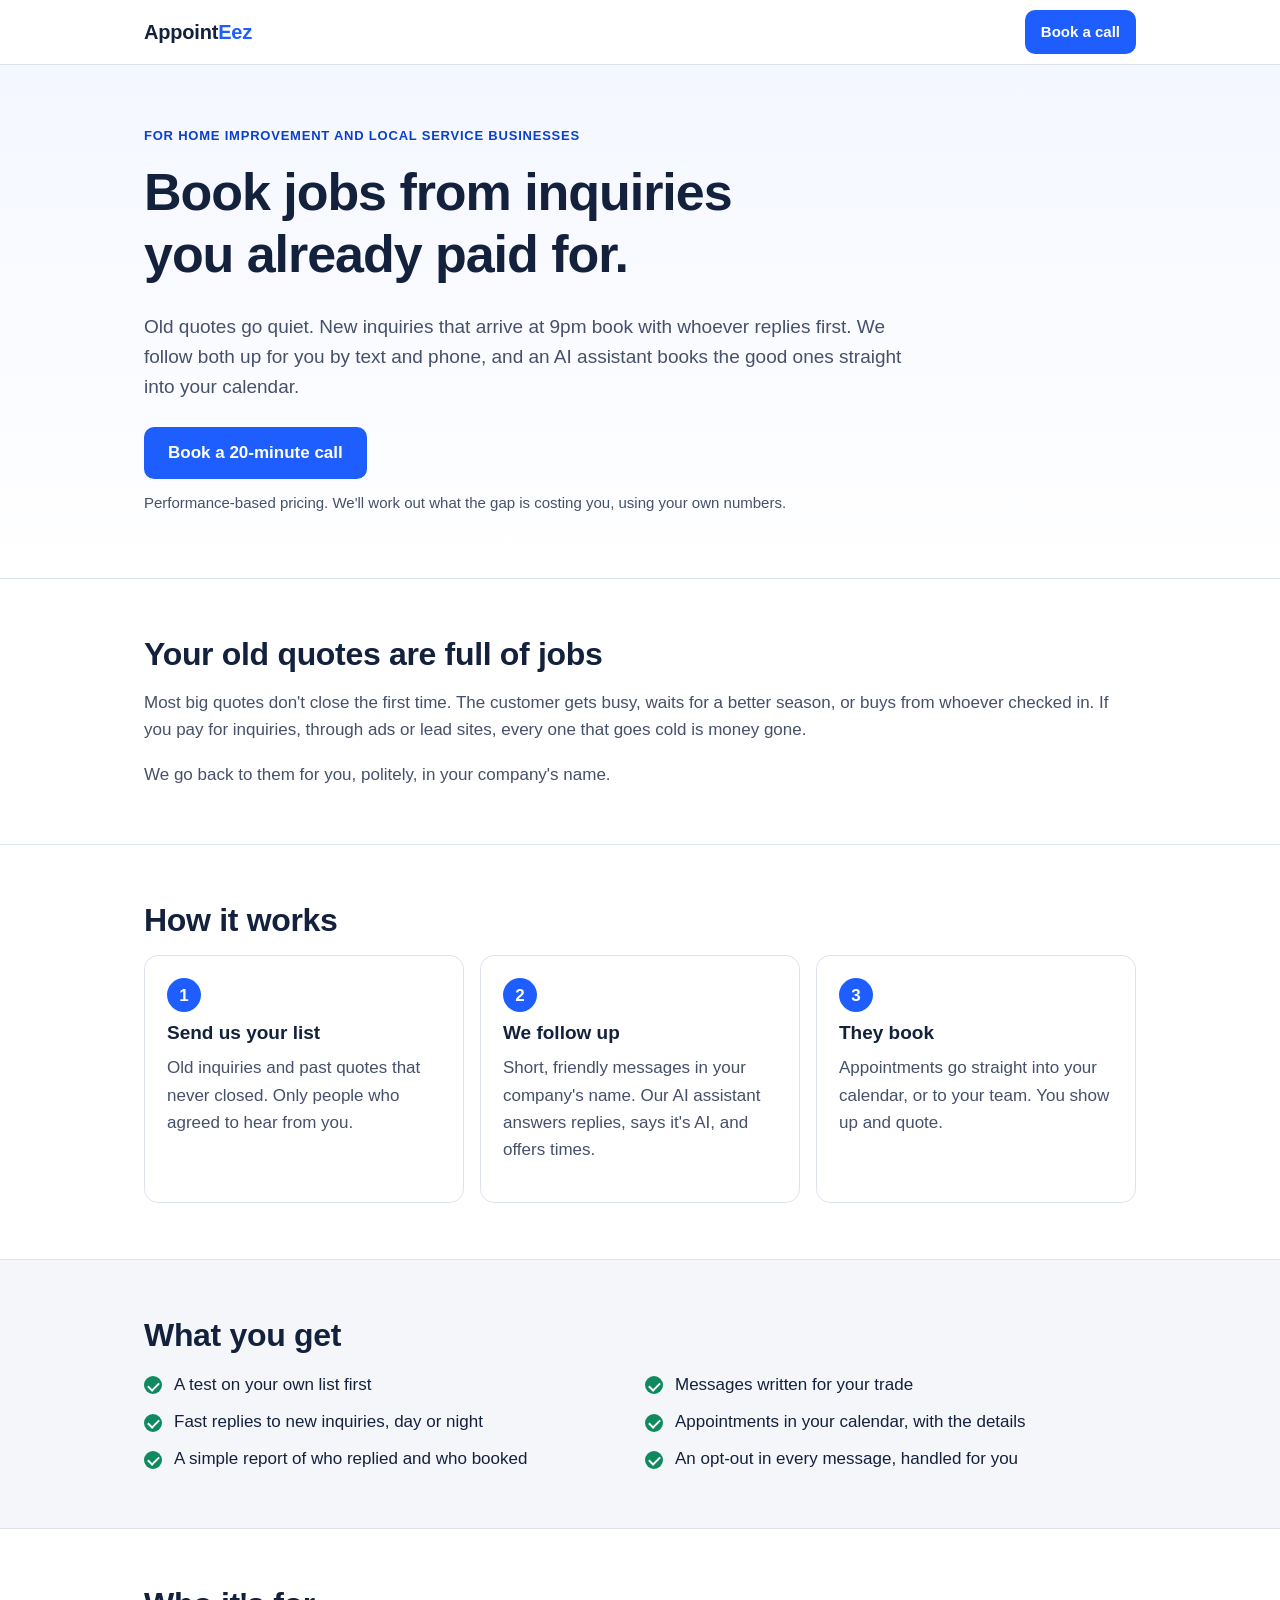
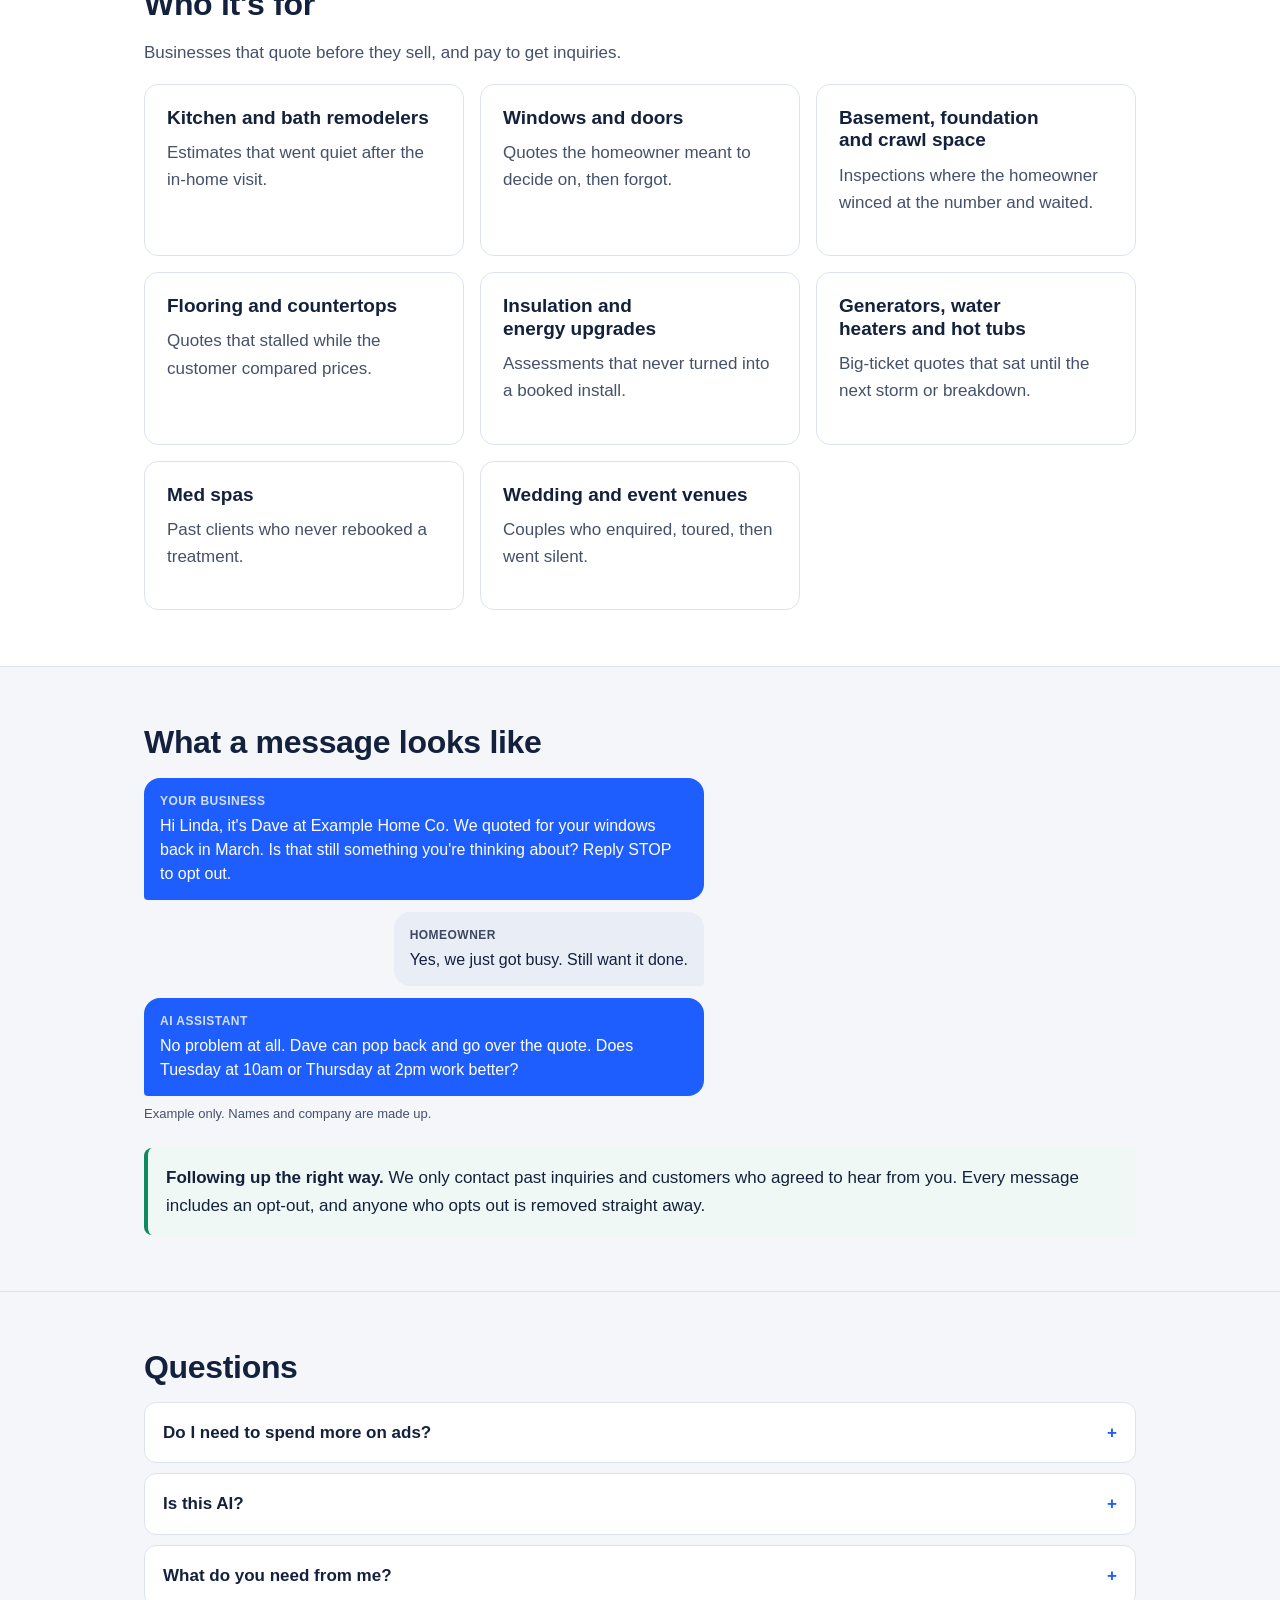
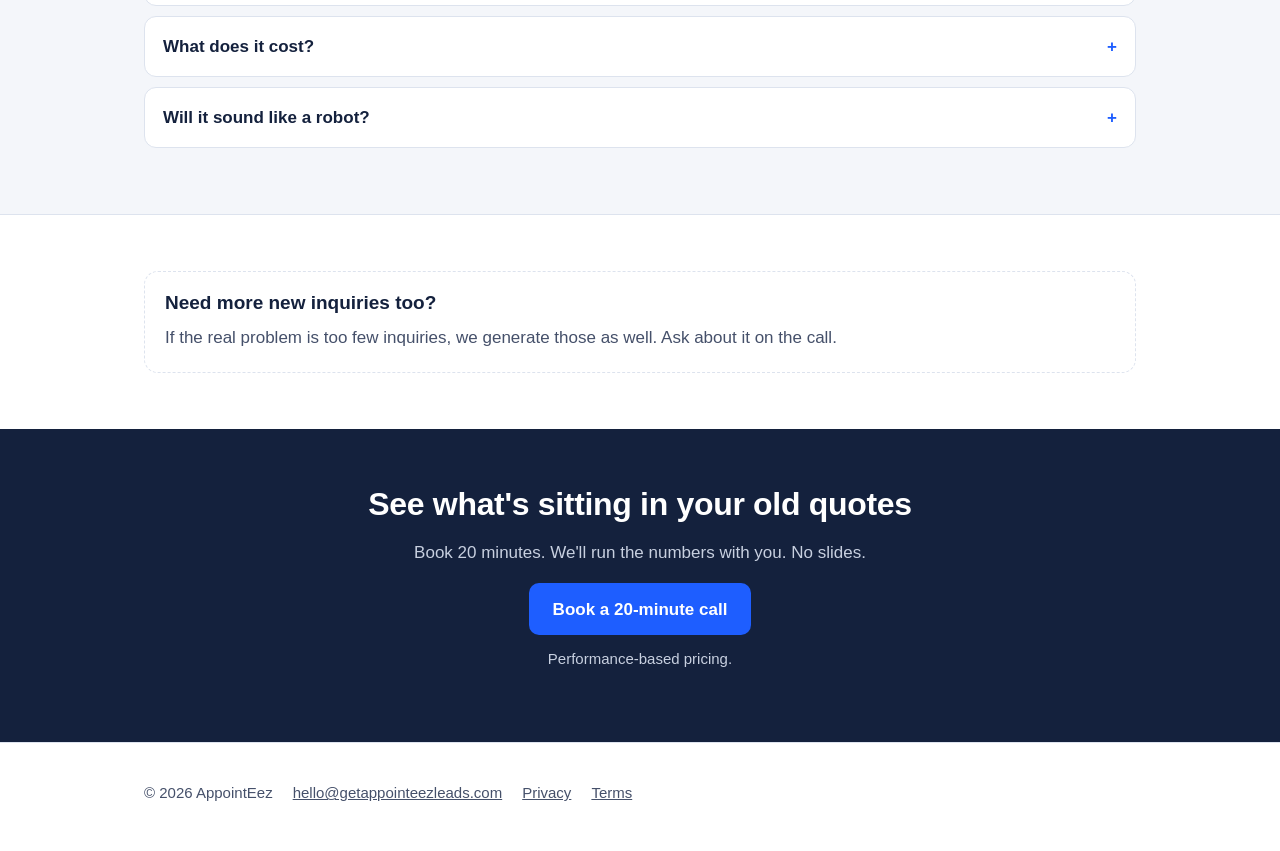
<file: index.html>
<!doctype html>
<html lang="en-US">
<head>
<meta charset="utf-8">
<meta name="viewport" content="width=device-width, initial-scale=1">
<title>AppointEez | Book jobs from inquiries you already paid for</title>
<meta name="description" content="We follow up your old quotes and missed inquiries by text and phone, and an AI assistant books the good ones into your calendar. Performance-based.">
<link rel="stylesheet" href="/styles.css">
</head>
<body>
<header class="top"><div class="wrap"><a class="brand" href="/">Appoint<span>Eez</span></a><a class="btn sm" href="https://api.leadconnectorhq.com/widget/bookings/appoint-eez">Book a call</a></div></header>
<section class="hero" style="border-top:0"><div class="wrap">
<span class="eyebrow">For home improvement and local service businesses</span>
<h1>Book jobs from inquiries you already paid for.</h1>
<p class="sub">Old quotes go quiet. New inquiries that arrive at 9pm book with whoever replies first. We follow both up for you by text and phone, and an AI assistant books the good ones straight into your calendar.</p>
<a class="btn" href="https://api.leadconnectorhq.com/widget/bookings/appoint-eez">Book a 20-minute call</a><p class="price-note">Performance-based pricing. We'll work out what the gap is costing you, using your own numbers.</p>
</div></section>
<section><div class="wrap">
<h2>Your old quotes are full of jobs</h2>
<p class="muted">Most big quotes don't close the first time. The customer gets busy, waits for a better season, or buys from whoever checked in. If you pay for inquiries, through ads or lead sites, every one that goes cold is money gone.</p>
<p class="muted" style="margin:0">We go back to them for you, politely, in your company's name.</p>
</div></section>
<section><div class="wrap">
<h2>How it works</h2>
<div class="grid3">
<div class="card"><div class="step-n">1</div><h3>Send us your list</h3><p class="muted">Old inquiries and past quotes that never closed. Only people who agreed to hear from you.</p></div>
<div class="card"><div class="step-n">2</div><h3>We follow up</h3><p class="muted">Short, friendly messages in your company's name. Our AI assistant answers replies, says it's AI, and offers times.</p></div>
<div class="card"><div class="step-n">3</div><h3>They book</h3><p class="muted">Appointments go straight into your calendar, or to your team. You show up and quote.</p></div>
</div></div></section>
<section class="soft"><div class="wrap">
<h2>What you get</h2>
<ul class="ticks two">
<li>A test on your own list first</li>
<li>Messages written for your trade</li>
<li>Fast replies to new inquiries, day or night</li>
<li>Appointments in your calendar, with the details</li>
<li>A simple report of who replied and who booked</li>
<li>An opt-out in every message, handled for you</li>
</ul></div></section>
<section><div class="wrap">
<h2>Who it's for</h2>
<p class="muted">Businesses that quote before they sell, and pay to get inquiries.</p>
<div class="grid3"><div class="card"><h3>Kitchen and bath remodelers</h3><p class="muted">Estimates that went quiet after the in-home visit.</p></div><div class="card"><h3>Windows and doors</h3><p class="muted">Quotes the homeowner meant to decide on, then forgot.</p></div><div class="card"><h3>Basement, foundation and crawl space</h3><p class="muted">Inspections where the homeowner winced at the number and waited.</p></div><div class="card"><h3>Flooring and countertops</h3><p class="muted">Quotes that stalled while the customer compared prices.</p></div><div class="card"><h3>Insulation and energy upgrades</h3><p class="muted">Assessments that never turned into a booked install.</p></div><div class="card"><h3>Generators, water heaters and hot tubs</h3><p class="muted">Big-ticket quotes that sat until the next storm or breakdown.</p></div><div class="card"><h3>Med spas</h3><p class="muted">Past clients who never rebooked a treatment.</p></div><div class="card"><h3>Wedding and event venues</h3><p class="muted">Couples who enquired, toured, then went silent.</p></div></div>
</div></section>
<section class="soft"><div class="wrap">
<h2>What a message looks like</h2>
<div class="msgs"><div class="bubble out"><div class="who" style="color:inherit;opacity:.8">Your business</div>Hi Linda, it's Dave at Example Home Co. We quoted for your windows back in March. Is that still something you're thinking about? Reply STOP to opt out.</div><div class="bubble in"><div class="who" style="color:inherit;opacity:.8">Homeowner</div>Yes, we just got busy. Still want it done.</div><div class="bubble ai"><div class="who" style="color:inherit;opacity:.8">AI assistant</div>No problem at all. Dave can pop back and go over the quote. Does Tuesday at 10am or Thursday at 2pm work better?</div></div><p class="label">Example only. Names and company are made up.</p>
<div style="margin-top:24px"><div class="compliance"><strong>Following up the right way.</strong> We only contact past inquiries and customers who agreed to hear from you. Every message includes an opt-out, and anyone who opts out is removed straight away.</div></div>
</div></section>
<section class="soft"><div class="wrap"><h2>Questions</h2><details><summary>Do I need to spend more on ads?</summary><p>No. We start with inquiries you already have.</p></details><details><summary>Is this AI?</summary><p>Yes. It works by text and phone and tells people it's an AI assistant. It replies, follows up and books the good ones in, or passes them to your team.</p></details><details><summary>What do you need from me?</summary><p>Your list of old inquiries and quotes, access to your calendar, and a quick call so the messages sound like your business.</p></details><details><summary>What does it cost?</summary><p>Performance-based pricing. We'll walk you through it on the call.</p></details><details><summary>Will it sound like a robot?</summary><p>No. Messages are short, plain and sent in your company's name.</p></details></div></section>
<section><div class="wrap"><div class="addon">
<h3>Need more new inquiries too?</h3>
<p class="muted" style="margin:0">If the real problem is too few inquiries, we generate those as well. Ask about it on the call.</p>
</div></div></section>
<section class="final"><div class="wrap"><h2>See what's sitting in your old quotes</h2><p style="color:#C8D0E0">Book 20 minutes. We'll run the numbers with you. No slides.</p><a class="btn" href="https://api.leadconnectorhq.com/widget/bookings/appoint-eez">Book a 20-minute call</a><p class="price-note">Performance-based pricing.</p></div></section>
<footer><div class="wrap"><span>&copy; 2026 AppointEez</span><a href="mailto:hello@getappointeezleads.com">hello@getappointeezleads.com</a><a href="/privacy/">Privacy</a><a href="/terms/">Terms</a></div></footer>
</body>
</html>
</file>
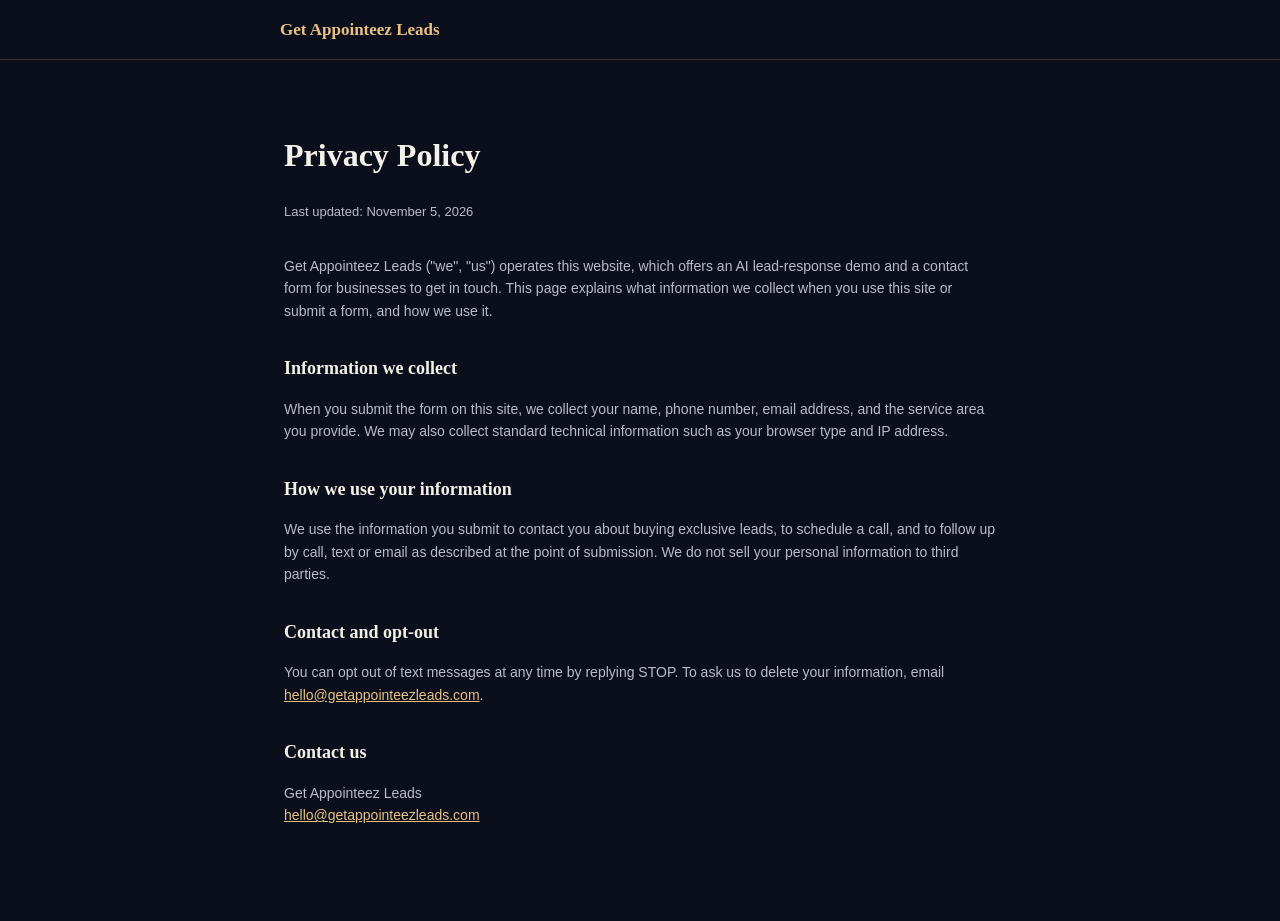
<file: privacy/index.html>
<!doctype html>
<html lang="en-US">
<head>
<meta charset="utf-8">
<meta name="viewport" content="width=device-width, initial-scale=1">
<title>Privacy Policy - Get Appointeez Leads</title>
<meta name="robots" content="noindex">
<style>
:root{
  --navy:#0B0E1B;--panel:#151A33;--gold:#D3A059;--gold-2:#E8C184;
  --ink:#F4F1EA;--ink-dim:#B9BBCC;--line:rgba(211,160,89,0.25);
}
*{box-sizing:border-box}
body{margin:0;background:var(--navy);color:var(--ink);font-family:-apple-system,BlinkMacSystemFont,"Segoe UI",Helvetica,Arial,sans-serif;line-height:1.6}
h1,h2{font-family:Georgia,"Times New Roman",serif;font-weight:700;color:var(--ink)}
a{color:var(--gold-2)}
.wrap{max-width:760px;margin:0 auto;padding:48px 20px 80px}
header{border-bottom:1px solid var(--line);padding:16px 0}
header .wrap{padding:0 20px;display:flex;justify-content:space-between;align-items:center}
.brand{font-family:Georgia,serif;font-weight:700;font-size:17px;color:var(--gold-2);text-decoration:none}
p{color:var(--ink-dim);font-size:14px}
h2{font-size:18px;margin-top:32px}
.updated{color:var(--ink-dim);font-size:13px;margin-bottom:32px}
@media(min-width:480px){.wrap{padding-left:24px;padding-right:24px}}
</style>
</head>
<body>
<header><div class="wrap"><a class="brand" href="/">Get Appointeez Leads</a></div></header>
<div class="wrap">
  <h1>Privacy Policy</h1>
  <p class="updated">Last updated: November 5, 2026</p>

  <p>Get Appointeez Leads ("we", "us") operates this website, which offers an AI lead-response demo and a contact form for businesses to get in touch. This page explains what information we collect when you use this site or submit a form, and how we use it.</p>

  <h2>Information we collect</h2>
  <p>When you submit the form on this site, we collect your name, phone number, email address, and the service area you provide. We may also collect standard technical information such as your browser type and IP address.</p>

  <h2>How we use your information</h2>
  <p>We use the information you submit to contact you about buying exclusive leads, to schedule a call, and to follow up by call, text or email as described at the point of submission. We do not sell your personal information to third parties.</p>

  <h2>Contact and opt-out</h2>
  <p>You can opt out of text messages at any time by replying STOP. To ask us to delete your information, email <a href="mailto:hello@getappointeezleads.com">hello@getappointeezleads.com</a>.</p>

  <h2>Contact us</h2>
  <p>Get Appointeez Leads<br><a href="mailto:hello@getappointeezleads.com">hello@getappointeezleads.com</a></p>
</div>
</body>
</html>
</file>
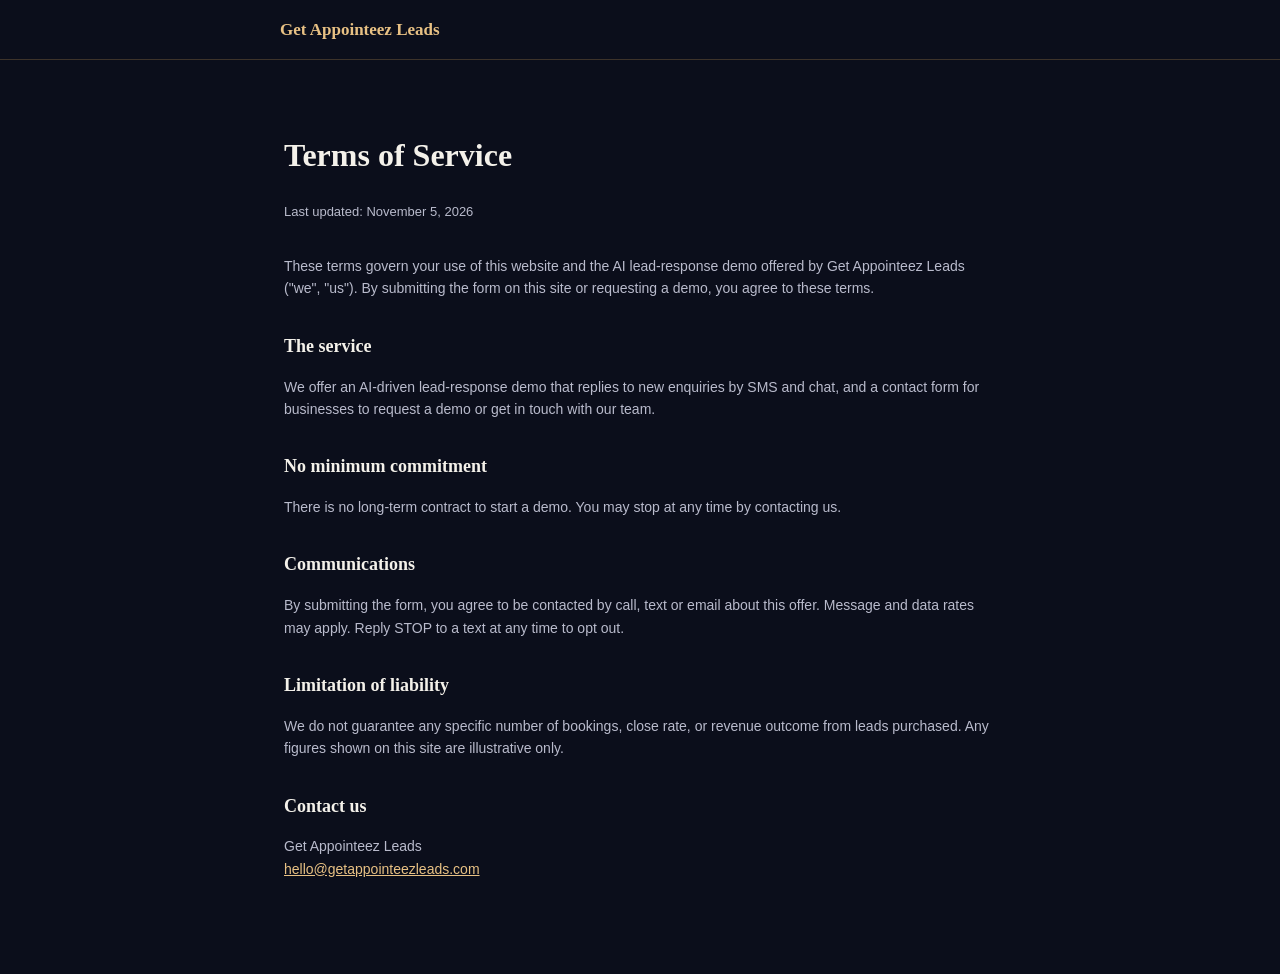
<file: terms/index.html>
<!doctype html>
<html lang="en-US">
<head>
<meta charset="utf-8">
<meta name="viewport" content="width=device-width, initial-scale=1">
<title>Terms - Get Appointeez Leads</title>
<meta name="robots" content="noindex">
<style>
:root{
--navy:#0B0E1B;--panel:#151A33;--gold:#D3A059;--gold-2:#E8C184;
--ink:#F4F1EA;--ink-dim:#B9BBCC;--line:rgba(211,160,89,0.25);
}
*{box-sizing:border-box}
body{margin:0;background:var(--navy);color:var(--ink);font-family:-apple-system,BlinkMacSystemFont,"Segoe UI",Helvetica,Arial,sans-serif;line-height:1.6}
h1,h2{font-family:Georgia,"Times New Roman",serif;font-weight:700;color:var(--ink)}
a{color:var(--gold-2)}
.wrap{max-width:760px;margin:0 auto;padding:48px 20px 80px}
header{border-bottom:1px solid var(--line);padding:16px 0}
header .wrap{padding:0 20px;display:flex;justify-content:space-between;align-items:center}
.brand{font-family:Georgia,serif;font-weight:700;font-size:17px;color:var(--gold-2);text-decoration:none}
p{color:var(--ink-dim);font-size:14px}
h2{font-size:18px;margin-top:32px}
.updated{color:var(--ink-dim);font-size:13px;margin-bottom:32px}
@media(min-width:480px){.wrap{padding-left:24px;padding-right:24px}}
</style>
</head>
<body>
<header><div class="wrap"><a class="brand" href="/">Get Appointeez Leads</a></div></header>
<div class="wrap">
<h1>Terms of Service</h1>
<p class="updated">Last updated: November 5, 2026</p>

<p>These terms govern your use of this website and the AI lead-response demo offered by Get Appointeez Leads ("we", "us"). By submitting the form on this site or requesting a demo, you agree to these terms.</p>

<h2>The service</h2>
<p>We offer an AI-driven lead-response demo that replies to new enquiries by SMS and chat, and a contact form for businesses to request a demo or get in touch with our team.</p>

<h2>No minimum commitment</h2>
<p>There is no long-term contract to start a demo. You may stop at any time by contacting us.</p>

<h2>Communications</h2>
<p>By submitting the form, you agree to be contacted by call, text or email about this offer. Message and data rates may apply. Reply STOP to a text at any time to opt out.</p>

<h2>Limitation of liability</h2>
<p>We do not guarantee any specific number of bookings, close rate, or revenue outcome from leads purchased. Any figures shown on this site are illustrative only.</p>

<h2>Contact us</h2>
<p>Get Appointeez Leads<br><a href="mailto:hello@getappointeezleads.com">hello@getappointeezleads.com</a></p>
</div>
</body>
</html>
</file>
<file: styles.css>
:root{
  --ink:#14213D;--ink-2:#45506A;--paper:#FFFFFF;--soft:#F4F6FA;--line:#DDE3EE;
  --brand:#1E5EFF;--brand-ink:#0B3FCC;--accent:#FFB020;--good:#0F8A5F;
}
*{box-sizing:border-box}
html{scroll-behavior:smooth}
body{margin:0;background:var(--paper);color:var(--ink);font-family:-apple-system,BlinkMacSystemFont,"Segoe UI",Roboto,Helvetica,Arial,sans-serif;font-size:17px;line-height:1.6}
a{color:var(--brand-ink)}
:focus-visible{outline:3px solid var(--accent);outline-offset:2px}
.wrap{max-width:1040px;margin:0 auto;padding:0 16px}
@media(min-width:640px){.wrap{padding:0 24px}}
h1,h2,h3{line-height:1.2;margin:0 0 .5em;text-wrap:balance}
h1{font-size:clamp(32px,6vw,52px);letter-spacing:-.02em}
h2{font-size:clamp(24px,3.6vw,32px);letter-spacing:-.01em}
h3{font-size:19px}
p{margin:0 0 1em}
.muted{color:var(--ink-2)}
.small{font-size:15px}

header.top{border-bottom:1px solid var(--line);background:#fff;position:sticky;top:0;z-index:10}
header.top .wrap{display:flex;align-items:center;justify-content:space-between;gap:12px;min-height:64px}
.brand{font-weight:800;font-size:20px;color:var(--ink);text-decoration:none;letter-spacing:-.01em}
.brand span{color:var(--brand)}

.btn{display:inline-flex;align-items:center;justify-content:center;min-height:52px;padding:0 24px;border-radius:10px;
  background:var(--brand);color:#fff;font-weight:700;text-decoration:none;font-size:17px;border:0}
.btn:hover{background:var(--brand-ink)}
.btn.sm{min-height:44px;padding:0 16px;font-size:15px}

.hero{padding:56px 0 48px;background:linear-gradient(180deg,#F4F7FF 0%,#fff 100%)}
.eyebrow{display:inline-block;font-size:13px;font-weight:700;letter-spacing:.06em;text-transform:uppercase;color:var(--brand-ink);margin-bottom:14px}
.hero .sub{font-size:19px;color:var(--ink-2);max-width:40em;margin-bottom:24px}
.price-note{font-size:15px;color:var(--ink-2);margin-top:12px}

section{padding:56px 0;border-top:1px solid var(--line)}
section.soft{background:var(--soft)}
.grid3{display:grid;gap:16px}
@media(min-width:760px){.grid3{grid-template-columns:repeat(3,1fr)}}
.card{background:#fff;border:1px solid var(--line);border-radius:14px;padding:22px}
.step-n{display:inline-flex;width:34px;height:34px;border-radius:50%;background:var(--brand);color:#fff;font-weight:800;align-items:center;justify-content:center;margin-bottom:10px}
ul.ticks{list-style:none;padding:0;margin:0;display:grid;gap:10px}
@media(min-width:760px){ul.ticks.two{grid-template-columns:1fr 1fr}}
ul.ticks li{padding-left:30px;position:relative}
ul.ticks li:before{content:"";position:absolute;left:0;top:.35em;width:18px;height:18px;border-radius:50%;background:var(--good)}
ul.ticks li:after{content:"";position:absolute;left:6px;top:.55em;width:5px;height:9px;border:solid #fff;border-width:0 2px 2px 0;transform:rotate(45deg)}
ul.pains{padding-left:20px;margin:0}
ul.pains li{margin-bottom:8px}

.niche-card{display:block;text-decoration:none;color:var(--ink)}
.niche-card .more{color:var(--brand-ink);font-weight:700;font-size:15px}
.niche-card:hover{border-color:var(--brand)}

.msgs{display:grid;gap:12px;max-width:560px}
.bubble{border-radius:16px;padding:14px 16px;font-size:16px;line-height:1.5}
.bubble.out{background:var(--brand);color:#fff;border-bottom-left-radius:4px}
.bubble.in{background:#E9EDF5;color:var(--ink);justify-self:end;max-width:85%;border-bottom-right-radius:4px}
.bubble.ai{background:var(--brand);color:#fff;border-bottom-left-radius:4px}
.who{font-size:12px;font-weight:700;letter-spacing:.04em;text-transform:uppercase;color:var(--ink-2);margin-bottom:4px}
.label{font-size:13px;color:var(--ink-2);margin-top:8px}

.compliance{border-left:4px solid var(--good);background:#EFF8F4;padding:16px 18px;border-radius:8px}
.addon{border:1px dashed var(--line);border-radius:14px;padding:20px;background:#fff}

details{border:1px solid var(--line);border-radius:12px;background:#fff;margin-bottom:10px}
summary{cursor:pointer;padding:16px 18px;font-weight:700;list-style:none;min-height:48px}
summary::-webkit-details-marker{display:none}
summary:after{content:"+";float:right;font-weight:700;color:var(--brand)}
details[open] summary:after{content:"-"}
details p{padding:0 18px 16px;margin:0;color:var(--ink-2)}

.final{text-align:center;background:var(--ink);color:#fff;border-top:0}
.final h2{color:#fff}
.final .price-note{color:#C8D0E0}

footer{padding:28px 0 36px;font-size:15px;color:var(--ink-2);border-top:1px solid var(--line)}
footer .wrap{display:flex;flex-wrap:wrap;gap:6px 20px;align-items:center}
footer a{color:var(--ink-2);min-height:44px;display:inline-flex;align-items:center}

.legal{padding:40px 0 64px;max-width:760px}
.legal h1{font-size:clamp(28px,5vw,40px)}
.legal h2{font-size:20px;margin-top:28px}
.legal p,.legal li{color:var(--ink-2)}
</file>
